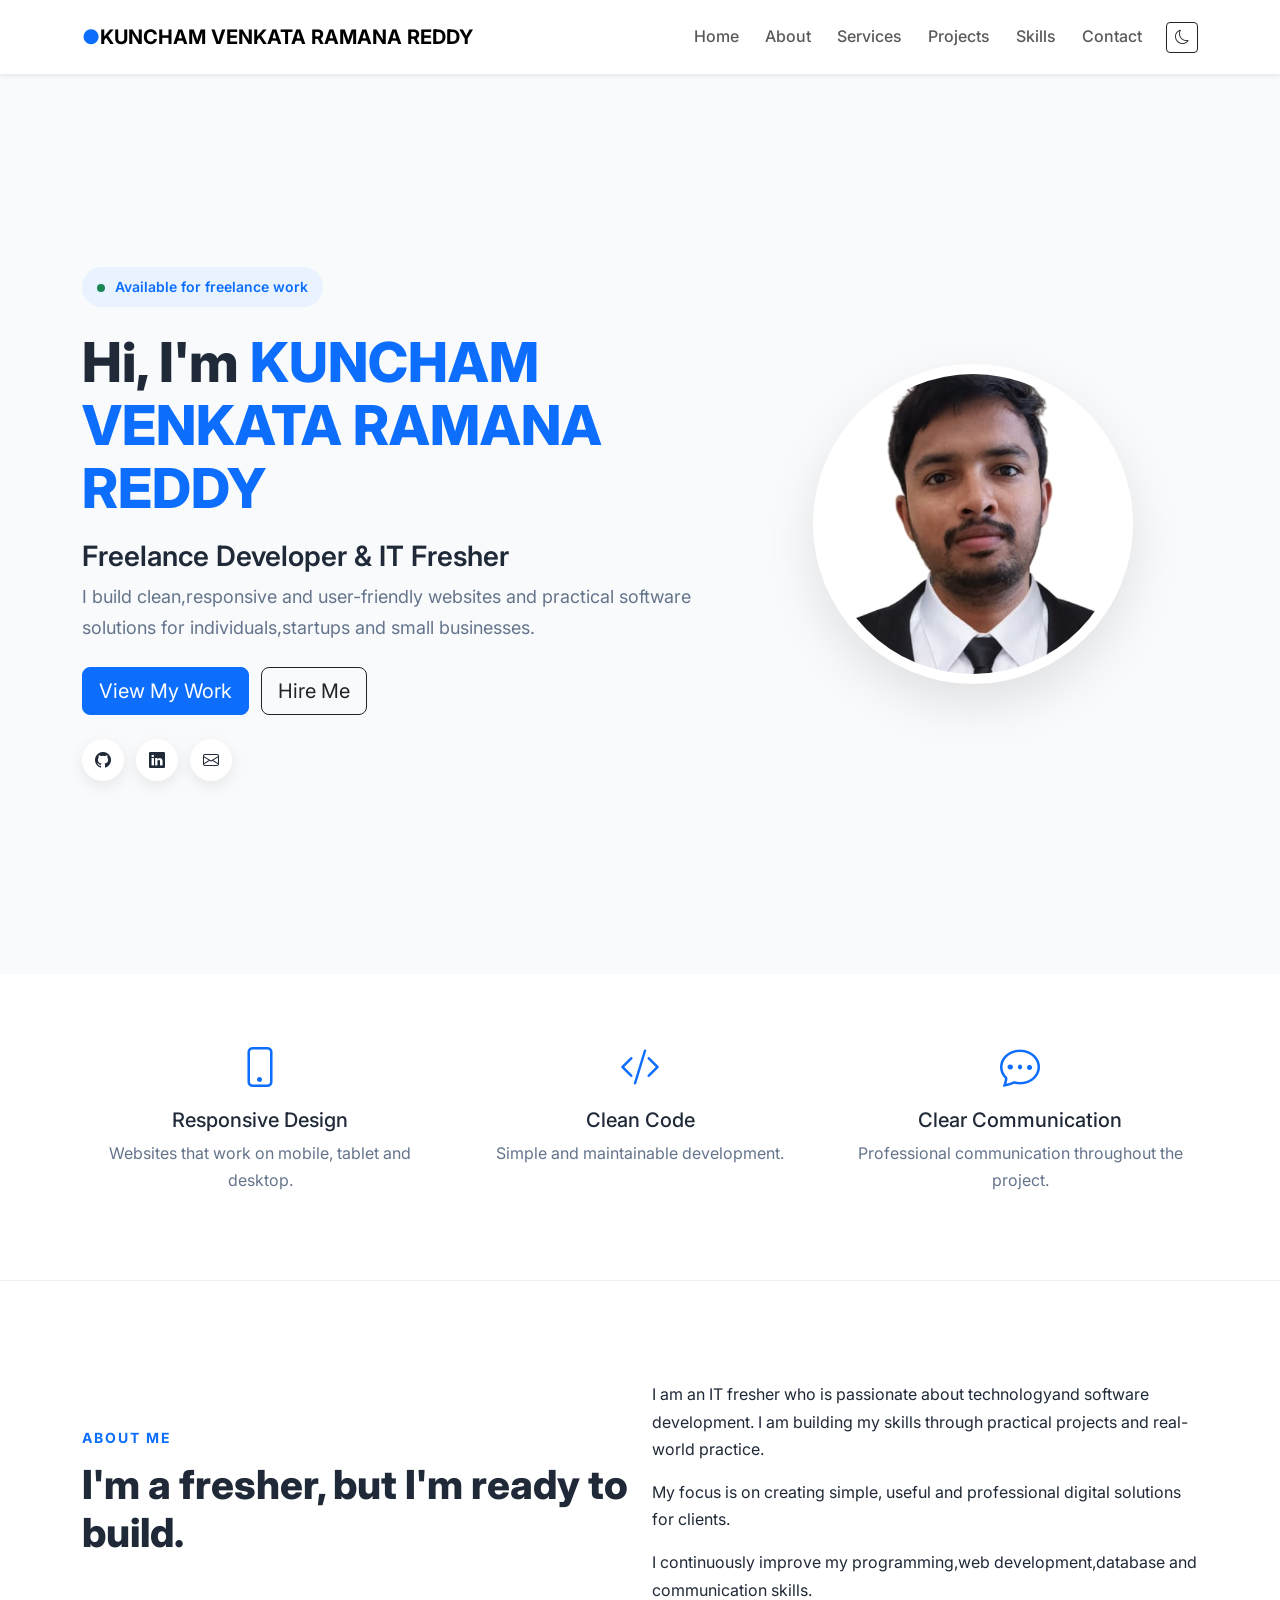
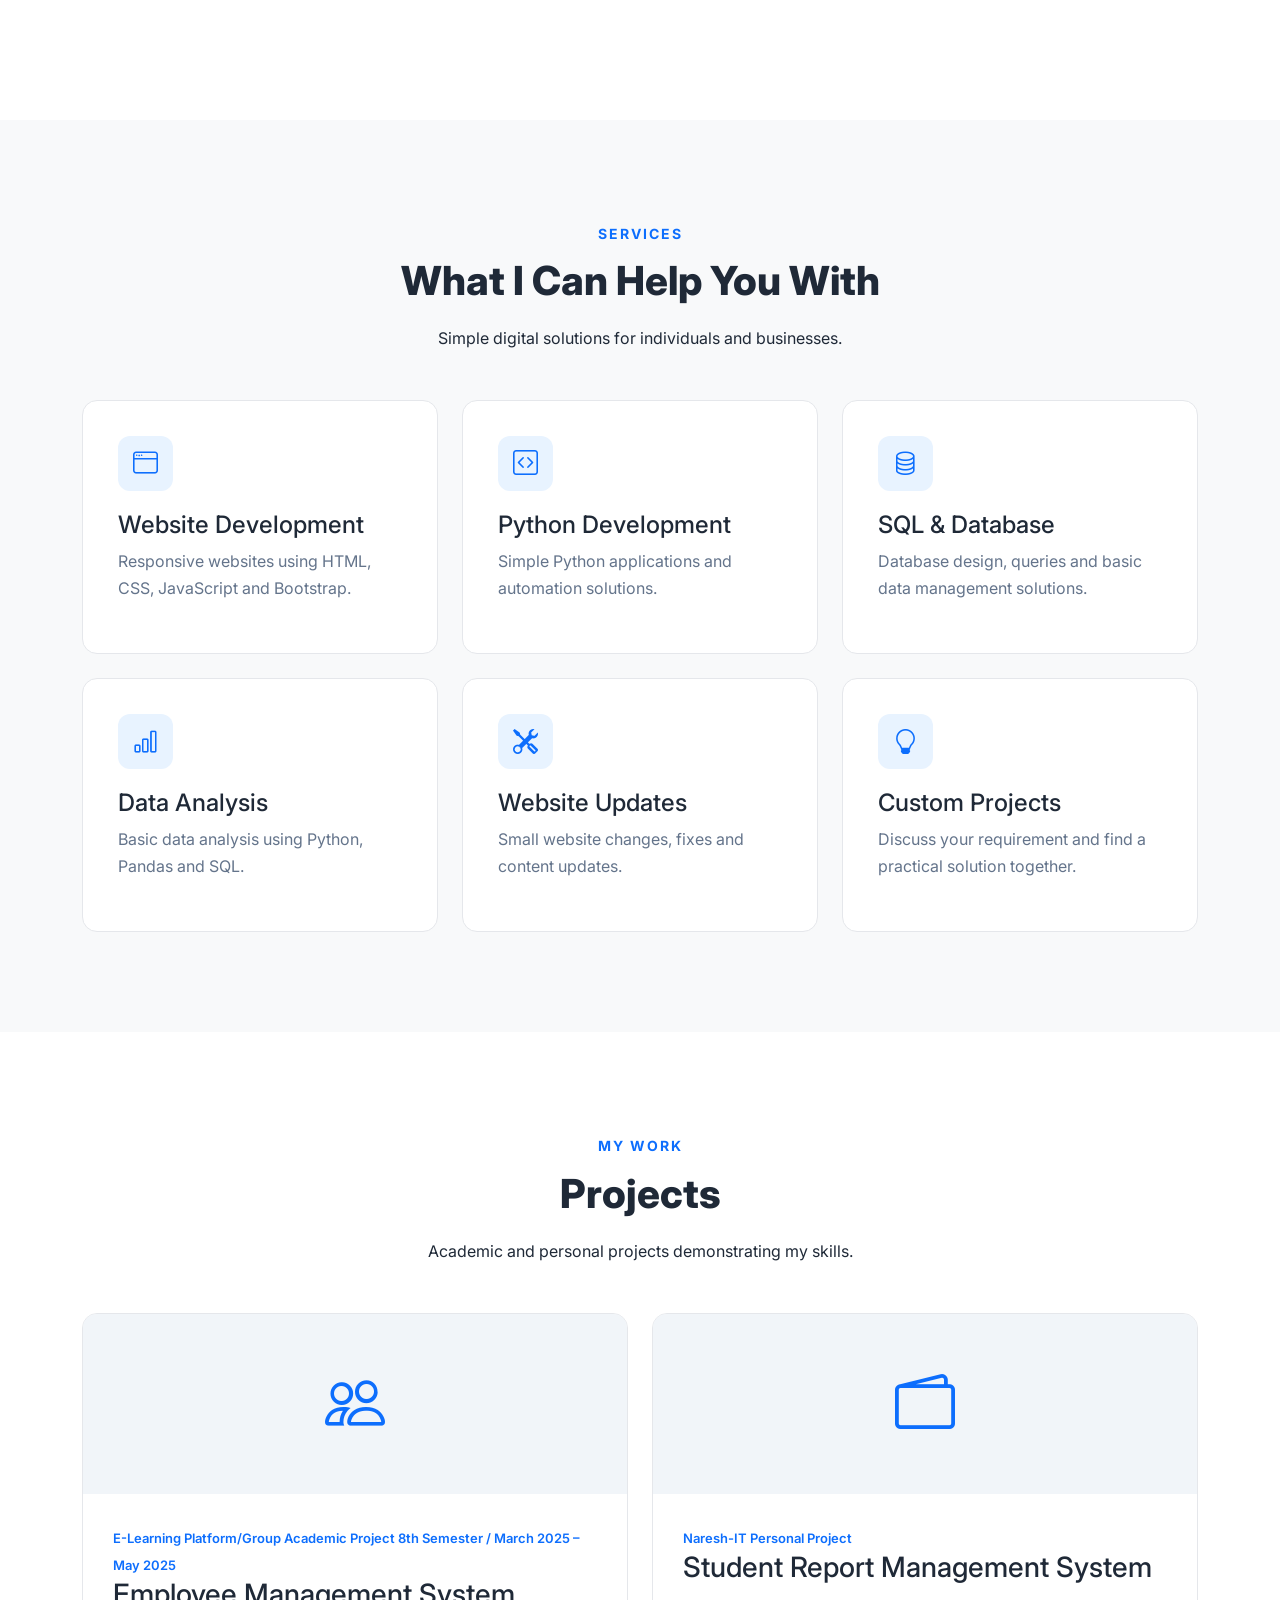
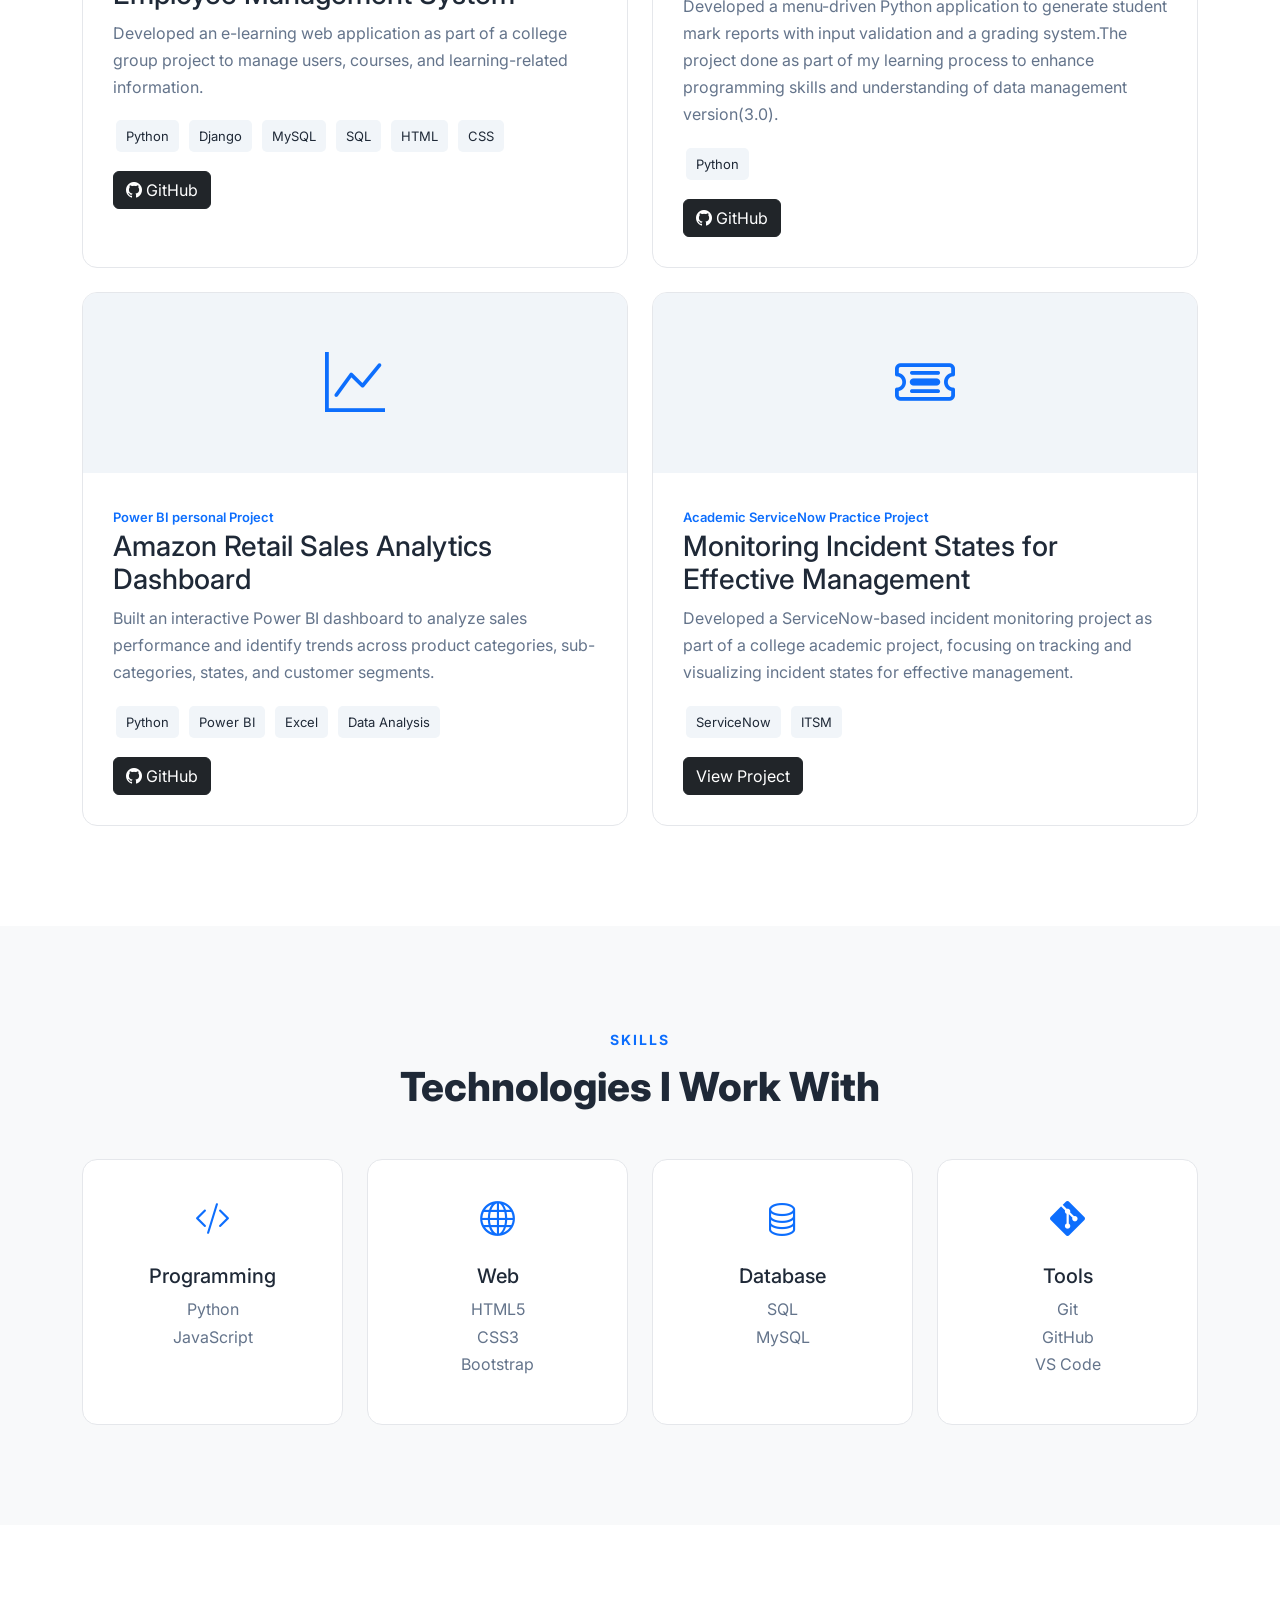
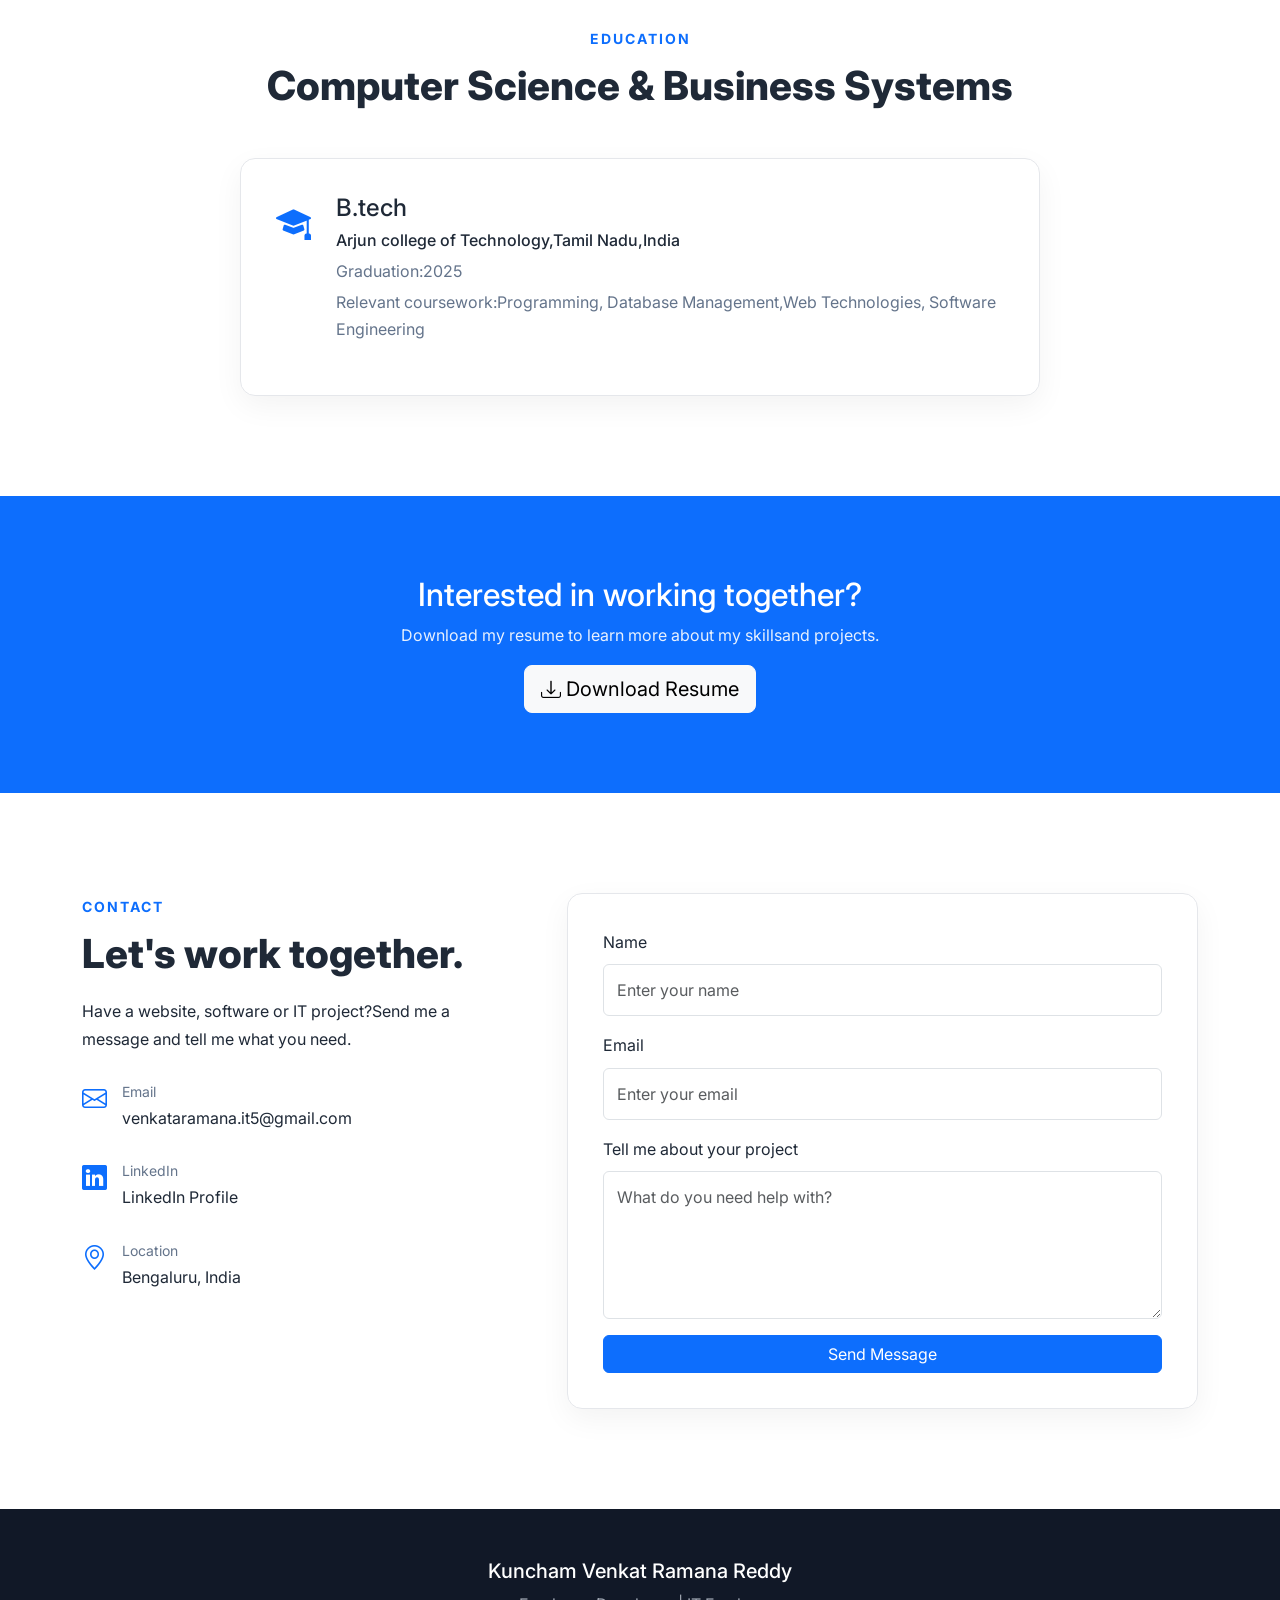
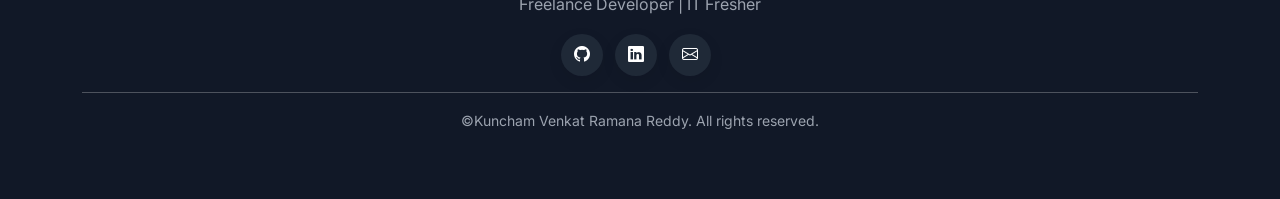
<file: index.html>
<!DOCTYPE html>
<html lang="en">
<head>
    <meta charset="UTF-8">
    <meta name="viewport" content="width=device-width, initial-scale=1.0">
    <meta name="description"
        content="Professional freelancer portfolio of KUNCHAM VENKATA RAMANA REDDY. Web development, Python, SQL and IT services.">
    <meta name="keywords"
        content="freelancer,web developer,Python developer,SQL,Bootstrap,fresher developer">
    <meta name="author" content="KUNCHAM VENKATA RAMANA REDDY">
    <meta property="og:title" content="KUNCHAM VENKATA RAMANA REDDY | Developer">
    <meta property="og:description" content="Freelance developer portfolio">
    <meta property="og:type" content="website">
    <title>KUNCHAM VENKATA RAMANA REDDY|Freelance Developer</title>
    <link rel="preconnect" href="https://fonts.googleapis.com">
    <link rel="preconnect" href="https://fonts.gstatic.com" crossorigin>
    <link rel="icon" type="image/png" href="logo_vr.png">
    <link href="https://fonts.googleapis.com/css2?family=Inter:wght@400;500;600;700;800&display=swap"
        rel="stylesheet">
    <link href="https://cdn.jsdelivr.net/npm/bootstrap@5.3.3/dist/css/bootstrap.min.css" rel="stylesheet">
    <link rel="stylesheet"
        href="https://cdn.jsdelivr.net/npm/bootstrap-icons@1.11.3/font/bootstrap-icons.min.css">
    <link rel="stylesheet" href="style.css">
</head>
<body>
    <nav class="navbar navbar-expand-lg navbar-light bg-white sticky-top shadow-sm">
        <div class="container">
            <a class="navbar-brand fw-bold" href="#home">
                <span class="brand-dot">●</span>KUNCHAM VENKATA RAMANA REDDY
            </a>
            <button class="navbar-toggler" type="button" data-bs-toggle="collapse"
                data-bs-target="#navbarMenu">
                <span class="navbar-toggler-icon"></span>
            </button>
            <div class="collapse navbar-collapse" id="navbarMenu">
                <ul class="navbar-nav ms-auto align-items-lg-center">
                    <li class="nav-item">
                        <a class="nav-link" href="#home">Home</a>
                    </li>
                    <li class="nav-item">
                        <a class="nav-link" href="#about">About</a>
                    </li>
                    <li class="nav-item">
                        <a class="nav-link" href="#services">Services</a>
                    </li>
                    <li class="nav-item">
                        <a class="nav-link" href="#projects">Projects</a>
                    </li>
                    <li class="nav-item">
                        <a class="nav-link" href="#skills">Skills</a>
                    </li>
                    <li class="nav-item">
                        <a class="nav-link" href="#contact">Contact</a>
                    </li>
                    <li class="nav-item ms-lg-3">
                        <button id="themeButton" class="btn btn-outline-dark btn-sm">
                            <i class="bi bi-moon"></i>
                        </button>
                    </li>
                </ul>
            </div>
        </div>
    </nav>
    <header id="home" class="hero-section">
        <div class="container">
            <div class="row align-items-center min-vh-100">
                <div class="col-lg-7">
                    <span class="available-badge">
                        <span class="status-dot"></span>
                        Available for freelance work
                    </span>
                    <h1 class="hero-title mt-4">
                        Hi, I'm
                        <span class="highlight">KUNCHAM VENKATA RAMANA REDDY</span>
                    </h1>
                    <h2 class="hero-subtitle">
                        Freelance Developer & IT Fresher
                    </h2>
                    <p class="hero-text">
                        I build clean,responsive and user-friendly websites and practical software solutions for individuals,startups and small businesses.
                    </p>
                    <div class="mt-4">
                        <a href="#projects" class="btn btn-primary btn-lg me-2">
                            View My Work
                        </a>
                        <a href="#contact" class="btn btn-outline-dark btn-lg">
                            Hire Me
                        </a>
                    </div>
                    <div class="social-links mt-4">
                        <a href="https://github.com/venkataramanareddy1234567" target="_blank">
                            <i class="bi bi-github"></i>
                        </a>
                        <a href="https://www.linkedin.com/in/venkataramanareddy1234567" target="_blank">
                            <i class="bi bi-linkedin"></i>
                        </a>
                        <a href="mailto:venkataramana.it5@gmail.com">
                            <i class="bi bi-envelope"></i>
                        </a>
                    </div>
                </div>
                <div class="col-lg-5 text-center mt-5 mt-lg-0">
                    <div class="profile-wrapper">
                        <img src="my photo.png.jpeg"
                            alt="KUNCHAM VENKATA RAMANA REDDY profile photo"
                            class="profile-image">
                    </div>
                </div>
            </div>
        </div>
    </header>
    <section class="trust-section">
        <div class="container">
            <div class="row text-center">
                <div class="col-md-4 mb-4 mb-md-0">
                    <i class="bi bi-phone display-6"></i>
                    <h5 class="mt-3">
                        Responsive Design
                    </h5>
                    <p>
                        Websites that work on mobile, tablet and desktop.
                    </p>
                </div>
                <div class="col-md-4 mb-4 mb-md-0">
                    <i class="bi bi-code-slash display-6"></i>
                    <h5 class="mt-3">
                        Clean Code
                    </h5>
                    <p>
                        Simple and maintainable development.
                    </p>
                </div>
                <div class="col-md-4">
                    <i class="bi bi-chat-dots display-6"></i>
                    <h5 class="mt-3">
                        Clear Communication
                    </h5>
                    <p>
                        Professional communication throughout the project.
                    </p>
                </div>
            </div>
        </div>
    </section>
    <section id="about" class="section-padding">
        <div class="container">
            <div class="row align-items-center">
                <div class="col-lg-6">
                    <span class="section-label">
                        ABOUT ME
                    </span>
                    <h2 class="section-title">
                        I'm a fresher, but I'm ready to build.
                    </h2>
                </div>
                <div class="col-lg-6">
                    <p>
                        I am an IT fresher who is passionate about technologyand software development. I am building my skills through practical projects and real-world practice.
                    </p>
                    <p>
                        My focus is on creating simple, useful and professional digital solutions for clients.
                    </p>
                    <p>
                        I continuously improve my programming,web development,database and communication skills.
                    </p>
                </div>
            </div>
        </div>
    </section>
    <section id="services" class="section-padding bg-light">
        <div class="container">
            <div class="text-center mb-5">
                <span class="section-label">
                    SERVICES
                </span>
                <h2 class="section-title">
                    What I Can Help You With
                </h2>
                <p>
                    Simple digital solutions for individuals and businesses.
                </p>
            </div>
            <div class="row g-4">
                <div class="col-md-6 col-lg-4">
                    <div class="service-card">
                        <div class="service-icon">
                            <i class="bi bi-window"></i>
                        </div>
                        <h4>
                            Website Development
                        </h4>
                        <p>
                            Responsive websites using HTML, CSS,
                            JavaScript and Bootstrap.
                        </p>
                    </div>
                </div>
                <div class="col-md-6 col-lg-4">
                    <div class="service-card">
                        <div class="service-icon">
                            <i class="bi bi-code-square"></i>
                        </div>
                        <h4>
                            Python Development
                        </h4>
                        <p>
                            Simple Python applications and automation
                            solutions.
                        </p>
                    </div>
                </div>
                <div class="col-md-6 col-lg-4">
                    <div class="service-card">
                        <div class="service-icon">
                            <i class="bi bi-database"></i>
                        </div>
                        <h4>
                            SQL & Database
                        </h4>
                        <p>
                            Database design, queries and basic
                            data management solutions.
                        </p>
                    </div>
                </div>
                <div class="col-md-6 col-lg-4">
                    <div class="service-card">
                        <div class="service-icon">
                            <i class="bi bi-bar-chart"></i>
                        </div>
                        <h4>
                            Data Analysis
                        </h4>
                        <p>
                            Basic data analysis using Python,
                            Pandas and SQL.
                        </p>
                    </div>
                </div>
                <div class="col-md-6 col-lg-4">
                    <div class="service-card">
                        <div class="service-icon">
                            <i class="bi bi-tools"></i>
                        </div>
                        <h4>
                            Website Updates
                        </h4>
                        <p>
                            Small website changes, fixes and
                            content updates.
                        </p>
                    </div>
                </div>
                <div class="col-md-6 col-lg-4">
                    <div class="service-card">
                        <div class="service-icon">
                            <i class="bi bi-lightbulb"></i>
                        </div>
                        <h4>
                            Custom Projects
                        </h4>
                        <p>
                            Discuss your requirement and find
                            a practical solution together.
                        </p>
                    </div>
                </div>
            </div>
        </div>
    </section>
    <section id="projects" class="section-padding">
        <div class="container">
            <div class="text-center mb-5">
                <span class="section-label">
                    MY WORK
                </span>
                <h2 class="section-title">
                    Projects
                </h2>
                <p>
                    Academic and personal projects demonstrating my skills.
                </p>
            </div>
            <div class="row g-4">
                <!-- Project 1 -->
                <div class="col-md-6">
                    <div class="project-card">
                        <div class="project-image">
                            <i class="bi bi-people"></i>
                        </div>
                        <div class="project-content">
                            <span class="project-type">
                                E-Learning Platform/Group Academic Project
                                8th Semester / March 2025 – May 2025
                            </span>
                            <h3>
                                Employee Management System
                            </h3>
                            <p>
                                Developed an e-learning web application as part of a college group project to manage users, courses, and learning-related information.
                            </p>
                            <div class="mb-3">
                                <span class="tech-tag">Python</span>
                                <span class="tech-tag">Django</span>
                                <span class="tech-tag">MySQL</span>
                                <span class="tech-tag">SQL</span>
                                <span class="tech-tag">HTML</span>
                                <span class="tech-tag">CSS</span>
                            </div>
                            <a href="https://github.com/venkataramanareddy1234567"
                                target="_blank"
                                class="btn btn-dark">
                                <i class="bi bi-github"></i>
                                GitHub
                            </a>
                        </div>
                    </div>
                </div>
                <div class="col-md-6">
                    <div class="project-card">
                        <div class="project-image">
                            <i class="bi bi-wallet2"></i>
                        </div>
                        <div class="project-content">
                            <span class="project-type">
                               Naresh-IT Personal Project
                            </span>
                            <h3>
                                Student Report Management System
                            </h3>
                            <p>
                               Developed a menu-driven Python application to generate student mark reports with input validation and a grading system.The project done as part of my learning process to enhance programming skills and understanding of data management version(3.0).
                            </p>
                            <div class="mb-3">
                                <span class="tech-tag">Python</span>

                            </div>
                            <a href="https://github.com/vamsi830826/servicenow-project"
                                target="_blank"
                                class="btn btn-dark">
                                <i class="bi bi-github"></i>
                                GitHub
                            </a>
                        </div>
                    </div>
                </div>
                <div class="col-md-6">
                    <div class="project-card">
                        <div class="project-image">
                            <i class="bi bi-graph-up"></i>
                        </div>
                        <div class="project-content">
                            <span class="project-type">
                                Power BI personal Project
                            </span>
                            <h3>
                                Amazon Retail Sales Analytics Dashboard
                            </h3>
                            <p>
                                Built an interactive Power BI dashboard to analyze sales performance and identify trends across product categories, sub-categories, states, and customer segments.
                            </p>
                            <div class="mb-3">
                                <span class="tech-tag">Python</span>
                                <span class="tech-tag">Power BI</span>
                                <span class="tech-tag">Excel</span>
                                <span class="tech-tag">Data Analysis</span>
                            </div>
                            <a href="https://github.com/venkataramanareddy1234567/Power-BI-Project-"
                                target="_blank"
                                class="btn btn-dark">
                                <i class="bi bi-github"></i>
                                GitHub
                            </a>
                        </div>
                    </div>
                </div>
                <div class="col-md-6">
                    <div class="project-card">
                        <div class="project-image">
                            <i class="bi bi-ticket-detailed"></i>
                        </div>
                        <div class="project-content">
                            <span class="project-type">
                               Academic ServiceNow Practice Project
                            </span>
                            <h3>
                                Monitoring Incident States for Effective Management
                            </h3>
                            <p>
                                Developed a ServiceNow-based incident monitoring project as part of a college academic project, focusing on tracking and visualizing incident states for effective management.
                            </p>
                            <div class="mb-3">
                                <span class="tech-tag">ServiceNow</span>
                                <span class="tech-tag">ITSM</span>
                            </div>
                            <a href="https://github.com/vamsi830826/servicenow-project"
                                target="_blank"
                                class="btn btn-dark">
                                View Project
                            </a>
                        </div>
                    </div>
                </div>
            </div>
        </div>
    </section>
    <section id="skills" class="section-padding bg-light">
        <div class="container">
            <div class="text-center mb-5">
                <span class="section-label">
                    SKILLS
                </span>
                <h2 class="section-title">
                    Technologies I Work With
                </h2>
            </div>
            <div class="row g-4">
                <div class="col-md-6 col-lg-3">
                    <div class="skill-card">
                        <i class="bi bi-code-slash"></i>
                        <h5>
                            Programming
                        </h5>
                        <p>
                            Python<br>
                            JavaScript
                        </p>
                    </div>
                </div>
                <div class="col-md-6 col-lg-3">

                    <div class="skill-card">
                        <i class="bi bi-globe"></i>
                        <h5>
                            Web
                        </h5>
                        <p>
                            HTML5<br>
                            CSS3<br>
                            Bootstrap
                        </p>
                    </div>
                </div>
                <div class="col-md-6 col-lg-3">
                    <div class="skill-card">
                        <i class="bi bi-database"></i>
                        <h5>
                            Database
                        </h5>
                        <p>
                            SQL<br>
                            MySQL
                        </p>
                    </div>
                </div>
                <div class="col-md-6 col-lg-3">
                    <div class="skill-card">
                        <i class="bi bi-git"></i>
                        <h5>
                            Tools
                        </h5>
                        <p>
                            Git<br>
                            GitHub<br>
                            VS Code
                        </p>
                    </div>
                </div>
            </div>
        </div>
    </section>
    <section class="section-padding">
        <div class="container">
            <div class="text-center mb-5">
                <span class="section-label">
                    EDUCATION
                </span>
                <h2 class="section-title">
                    Computer Science & Business Systems
                </h2>
            </div>
            <div class="education-card">
                <div>
                    <i class="bi bi-mortarboard-fill education-icon"></i>
                </div>
                <div>
                    <h4>
                        B.tech
                    </h4>
                    <h6>
                        Arjun college of Technology,Tamil Nadu,India
                    </h6>
                    <p class="mb-1">
                        Graduation:2025
                    </p>
                    <p>
                        Relevant coursework:Programming, Database Management,Web Technologies, Software Engineering
                    </p>
                </div>
            </div>
        </div>
    </section>
    <section class="resume-section">
        <div class="container text-center">
            <h2>
                Interested in working together?
            </h2>
            <p>
                Download my resume to learn more about my skillsand projects.
            </p>
            <a href="Kuncham_Venkata_Ramana_Reddy__resume.pdf"
                download
                class="btn btn-light btn-lg">
                <i class="bi bi-download"></i>
                Download Resume
            </a>
        </div>
    </section>
    <section id="contact" class="section-padding">
        <div class="container">
            <div class="row g-5">
                <div class="col-lg-5">
                    <span class="section-label">
                        CONTACT
                    </span>
                    <h2 class="section-title">
                        Let's work together.
                    </h2>
                    <p>
                        Have a website, software or IT project?Send me a message and tell me what you need.
                    </p>
                    <div class="contact-item">
                        <i class="bi bi-envelope"></i>
                        <div>
                            <small>Email</small>
                            <p>
                                venkataramana.it5@gmail.com
                            </p>
                        </div>
                    </div>
                    <div class="contact-item">
                        <i class="bi bi-linkedin"></i>
                        <div>
                            <small>LinkedIn</small>
                            <p>
                                LinkedIn Profile
                            </p>
                        </div>
                    </div>
                    <div class="contact-item">
                        <i class="bi bi-geo-alt"></i>
                        <div>
                            <small>Location</small>
                            <p>
                                Bengaluru, India
                            </p>
                        </div>
                    </div>
                </div>
                <div class="col-lg-7">
                    <div class="contact-form">
                        <form id="contactForm">
                            <div class="mb-3">
                                <label class="form-label">
                                    Name
                                </label>
                                <input type="text"
                                    id="name"
                                    class="form-control"
                                    placeholder="Enter your name"
                                    required>
                            </div>
                            <div class="mb-3">
                                <label class="form-label">
                                    Email
                                </label>
                                <input type="email"
                                    id="email"
                                    class="form-control"
                                    placeholder="Enter your email"
                                    required>
                            </div>
                            <div class="mb-3">
                                <label class="form-label">
                                    Tell me about your project
                                </label>
                                <textarea id="message"
                                    class="form-control"
                                    rows="5"
                                    placeholder="What do you need help with?"
                                    required></textarea>
                            </div>
                            <button type="submit"
                                class="btn btn-primary w-100">
                                Send Message
                            </button>
                        </form>
                        <div id="formMessage"></div>
                    </div>
                </div>
            </div>
        </div>
    </section>
    <footer>
        <div class="container text-center">
            <h5>
                Kuncham Venkat Ramana Reddy
            </h5>
            <p>
                Freelance Developer | IT Fresher
            </p>
            <div class="social-links">
                <a href="https://github.com/venkataramanareddy1234567" target="_blank">
                    <i class="bi bi-github"></i>
                </a>
                <a href="https://www.linkedin.com/in/kuncham-venkat-ramana/" target="_blank">
                    <i class="bi bi-linkedin"></i>
                </a>
                <a href="mailto:venkataramana.it5@gmail.com">
                    <i class="bi bi-envelope"></i>
                </a>
            </div>
            <hr>
            <p class="small">
                ©<span id="2026"></span>Kuncham Venkat Ramana Reddy. All rights reserved.
            </p>
        </div>
    </footer>
    <button id="topButton" class="top-button">
        <i class="bi bi-arrow-up"></i>
    </button>
    <script src="https://cdn.jsdelivr.net/npm/bootstrap@5.3.3/dist/js/bootstrap.bundle.min.js"></script>
    <script src="script.js"></script>
</body>
</html>
</file>
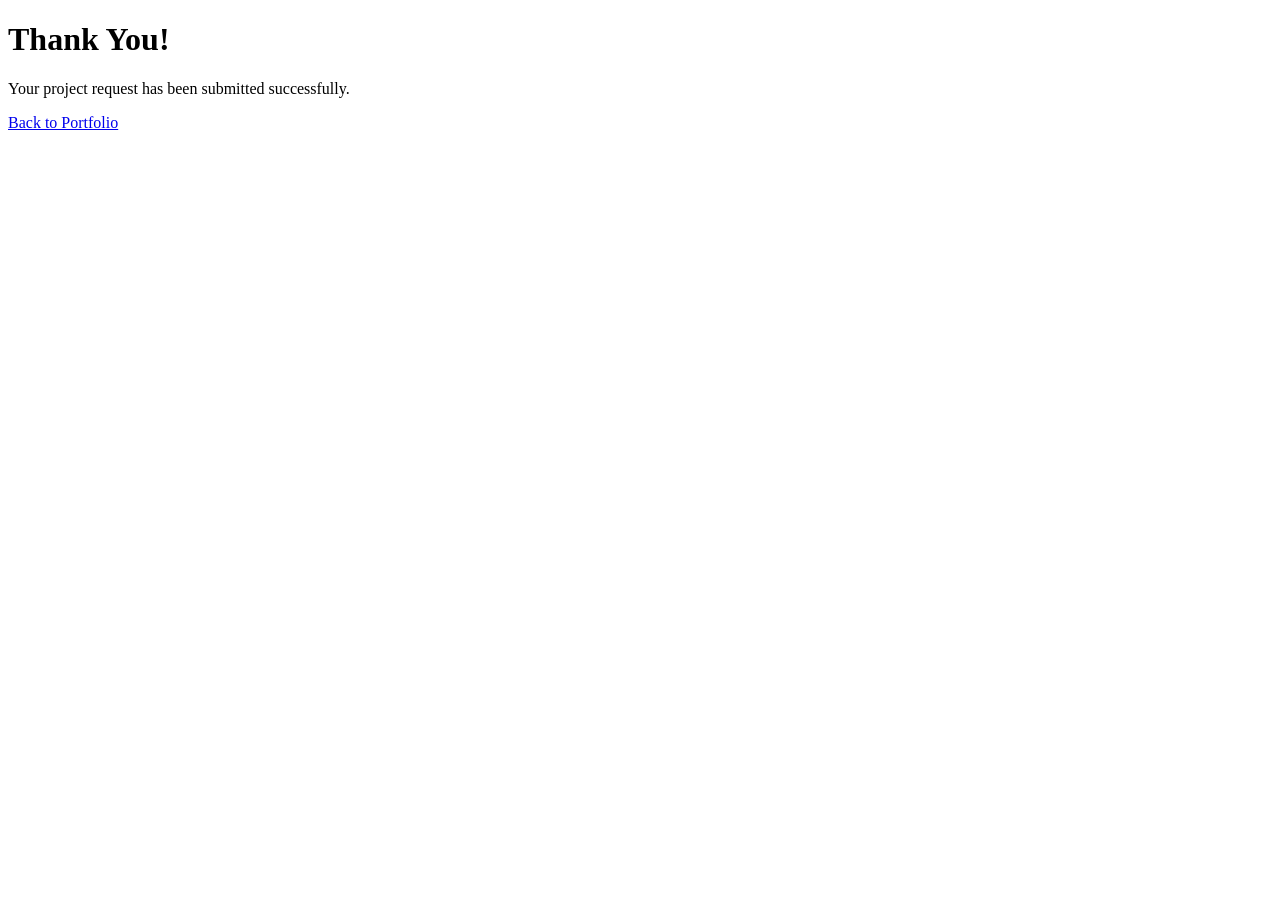
<file: portfolio/templates/portfolio/success.html>
<!DOCTYPE html>
<html lang="en">
<head>
    <meta charset="UTF-8">
    <meta name="viewport" content="width=device-width, initial-scale=1.0">
    <title>Project Request Sent</title>
</head>

<body>

    <h1>Thank You!</h1>

    <p>Your project request has been submitted successfully.</p>

    <a href="/">Back to Portfolio</a>

</body>
</html>
</file>
<file: style.css>
/* ================= GENERAL ================= */

* {
    box-sizing: border-box;
}

html {
    scroll-behavior: smooth;
}

body {
    font-family: "Inter", sans-serif;
    color: #1f2937;
    background: #ffffff;
    line-height: 1.7;
}

a {
    text-decoration: none;
}

.section-padding {
    padding: 100px 0;
}


/* ================= NAVBAR ================= */

.navbar {
    padding: 15px 0;
}

.navbar-brand {
    font-size: 20px;
}

.brand-dot {
    color: #0d6efd;
}

.nav-link {
    font-weight: 500;
    margin-left: 10px;
}

.nav-link:hover {
    color: #0d6efd;
}


/* ================= HERO ================= */

.hero-section {
    background: #f8fafc;
}

.hero-title {
    font-size: 55px;
    font-weight: 800;
    line-height: 1.15;
}

.highlight {
    color: #0d6efd;
}

.hero-subtitle {
    font-size: 28px;
    font-weight: 600;
    margin-top: 20px;
}

.hero-text {
    max-width: 650px;
    font-size: 18px;
    color: #64748b;
}

.available-badge {
    display: inline-block;
    padding: 8px 15px;
    border-radius: 30px;
    background: #e8f3ff;
    color: #0d6efd;
    font-size: 14px;
    font-weight: 600;
}

.status-dot {
    display: inline-block;
    width: 8px;
    height: 8px;
    background: #198754;
    border-radius: 50%;
    margin-right: 6px;
}

.profile-wrapper {
    display: inline-block;
    padding: 10px;
    background: white;
    border-radius: 50%;
    box-shadow: 0 20px 50px rgba(0, 0, 0, 0.10);
}

.profile-image {
    width: 300px;
    height: 300px;
    object-fit: cover;
    border-radius: 50%;
}


/* ================= SOCIAL ================= */

.social-links a {
    display: inline-flex;
    justify-content: center;
    align-items: center;

    width: 42px;
    height: 42px;

    margin-right: 8px;

    border-radius: 50%;

    color: #1f2937;
    background: #ffffff;

    box-shadow: 0 5px 15px rgba(0, 0, 0, 0.08);

    transition: 0.3s;
}

.social-links a:hover {
    transform: translateY(-4px);
    color: #0d6efd;
}


/* ================= TRUST ================= */

.trust-section {
    padding: 70px 0;
    border-bottom: 1px solid #eeeeee;
}

.trust-section i {
    color: #0d6efd;
}

.trust-section p {
    color: #64748b;
}


/* ================= SECTION ================= */

.section-label {
    color: #0d6efd;
    font-weight: 700;
    font-size: 14px;
    letter-spacing: 2px;
}

.section-title {
    font-size: 40px;
    font-weight: 800;
    margin-top: 10px;
    margin-bottom: 20px;
}


/* ================= SERVICE ================= */

.service-card {
    background: white;
    padding: 35px;

    border-radius: 15px;

    height: 100%;

    border: 1px solid #e5e7eb;

    transition: 0.3s;
}

.service-card:hover {
    transform: translateY(-8px);

    box-shadow: 0 15px 40px rgba(0, 0, 0, 0.08);
}

.service-icon {
    width: 55px;
    height: 55px;

    display: flex;
    justify-content: center;
    align-items: center;

    background: #e8f3ff;

    color: #0d6efd;

    border-radius: 12px;

    font-size: 25px;

    margin-bottom: 20px;
}

.service-card p {
    color: #64748b;
}


/* ================= PROJECT ================= */

.project-card {
    border: 1px solid #e5e7eb;
    border-radius: 15px;
    overflow: hidden;
    height: 100%;
    background: white;

    transition: 0.3s;
}

.project-card:hover {
    transform: translateY(-8px);

    box-shadow: 0 15px 40px rgba(0, 0, 0, 0.08);
}

.project-image {
    height: 180px;

    display: flex;
    justify-content: center;
    align-items: center;

    background: #f1f5f9;

    font-size: 60px;

    color: #0d6efd;
}

.project-content {
    padding: 30px;
}

.project-type {
    color: #0d6efd;
    font-size: 13px;
    font-weight: 600;
}

.project-content p {
    color: #64748b;
}

.tech-tag {
    display: inline-block;

    padding: 5px 10px;

    margin: 3px;

    border-radius: 5px;

    background: #f1f5f9;

    font-size: 13px;
}


/* ================= SKILLS ================= */

.skill-card {
    background: white;

    padding: 30px;

    text-align: center;

    border: 1px solid #e5e7eb;

    border-radius: 15px;

    height: 100%;
}

.skill-card i {
    font-size: 35px;
    color: #0d6efd;
}

.skill-card h5 {
    margin-top: 15px;
}

.skill-card p {
    color: #64748b;
}


/* ================= EDUCATION ================= */

.education-card {
    max-width: 800px;

    margin: auto;

    padding: 35px;

    display: flex;

    gap: 25px;

    border: 1px solid #e5e7eb;

    border-radius: 15px;

    box-shadow: 0 10px 30px rgba(0, 0, 0, 0.05);
}

.education-icon {
    font-size: 35px;
    color: #0d6efd;
}

.education-card p {
    color: #64748b;
}


/* ================= RESUME ================= */

.resume-section {
    padding: 80px 0;

    background: #0d6efd;

    color: white;
}

.resume-section p {
    opacity: 0.9;
}


/* ================= CONTACT ================= */

.contact-item {
    display: flex;

    gap: 15px;

    margin-top: 25px;
}

.contact-item i {
    font-size: 25px;

    color: #0d6efd;
}

.contact-item small {
    color: #64748b;
}

.contact-item p {
    margin: 0;
}

.contact-form {
    padding: 35px;

    border-radius: 15px;

    border: 1px solid #e5e7eb;

    box-shadow: 0 10px 30px rgba(0, 0, 0, 0.05);
}

.form-control {
    padding: 13px;
}

.form-control:focus {
    box-shadow: none;
    border-color: #0d6efd;
}


/* ================= FOOTER ================= */

footer {
    padding: 50px 0;

    background: #111827;

    color: white;
}

footer p {
    color: #9ca3af;
}

footer .social-links a {
    background: #1f2937;
    color: white;
}


/* ================= TOP BUTTON ================= */

.top-button {
    position: fixed;

    right: 25px;
    bottom: 25px;

    width: 45px;
    height: 45px;

    border: none;

    border-radius: 50%;

    background: #0d6efd;

    color: white;

    display: none;

    cursor: pointer;
}


/* ================= DARK MODE ================= */

body.dark-mode {
    background: #111827;
    color: #e5e7eb;
}

body.dark-mode .bg-light,
body.dark-mode .hero-section {
    background: #1f2937 !important;
}

body.dark-mode .service-card,
body.dark-mode .project-card,
body.dark-mode .skill-card,
body.dark-mode .contact-form,
body.dark-mode .education-card {
    background: #1f2937;
    border-color: #374151;
}

body.dark-mode .project-image {
    background: #374151;
}

body.dark-mode .hero-text,
body.dark-mode .service-card p,
body.dark-mode .project-content p,
body.dark-mode .skill-card p,
body.dark-mode .education-card p {
    color: #9ca3af;
}

body.dark-mode .navbar {
    background: #111827 !important;
}

body.dark-mode .navbar-brand,
body.dark-mode .nav-link {
    color: white;
}

body.dark-mode .social-links a {
    background: #374151;
    color: white;
}


/* ================= MOBILE ================= */

@media (max-width: 768px) {

    .hero-title {
        font-size: 40px;
    }

    .hero-subtitle {
        font-size: 22px;
    }

    .hero-text {
        font-size: 16px;
    }

    .profile-image {
        width: 220px;
        height: 220px;
    }

    .section-padding {
        padding: 70px 0;
    }

    .section-title {
        font-size: 32px;
    }

    .education-card {
        flex-direction: column;
    }

}
</file>
